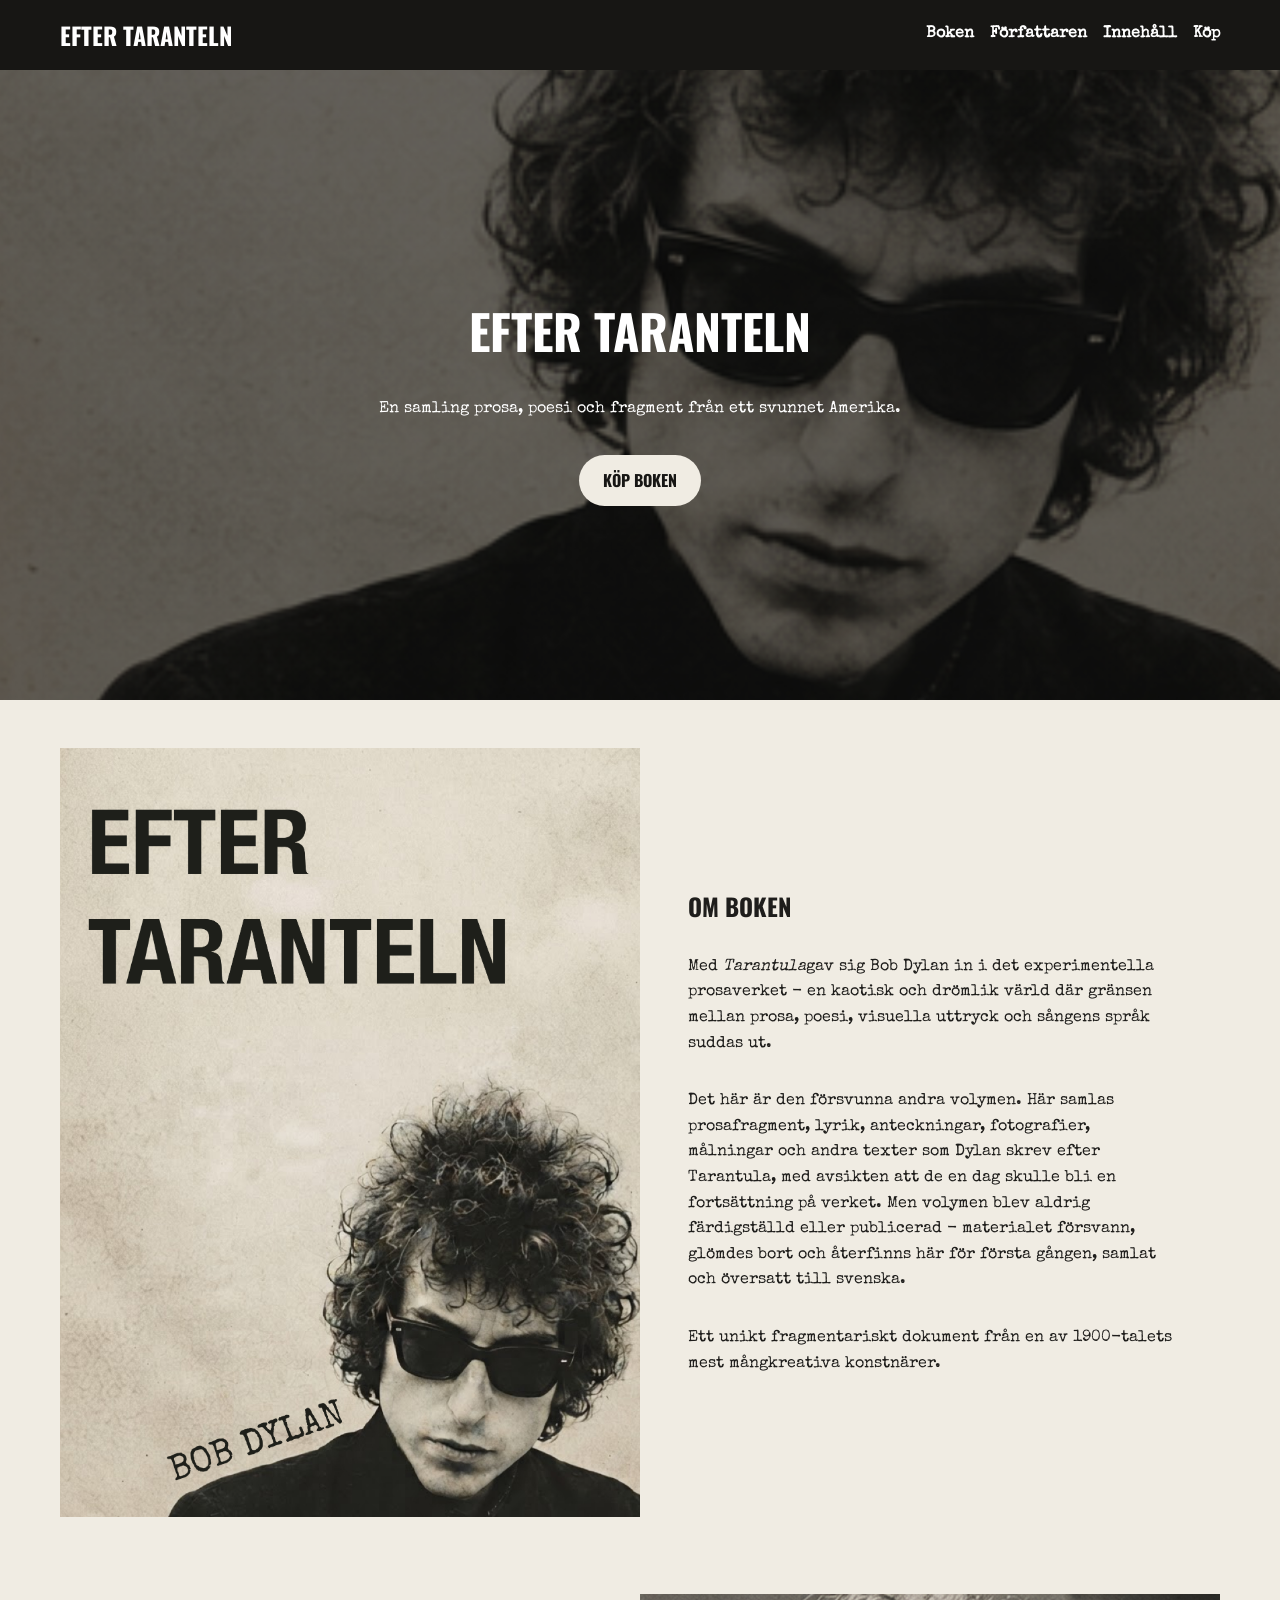
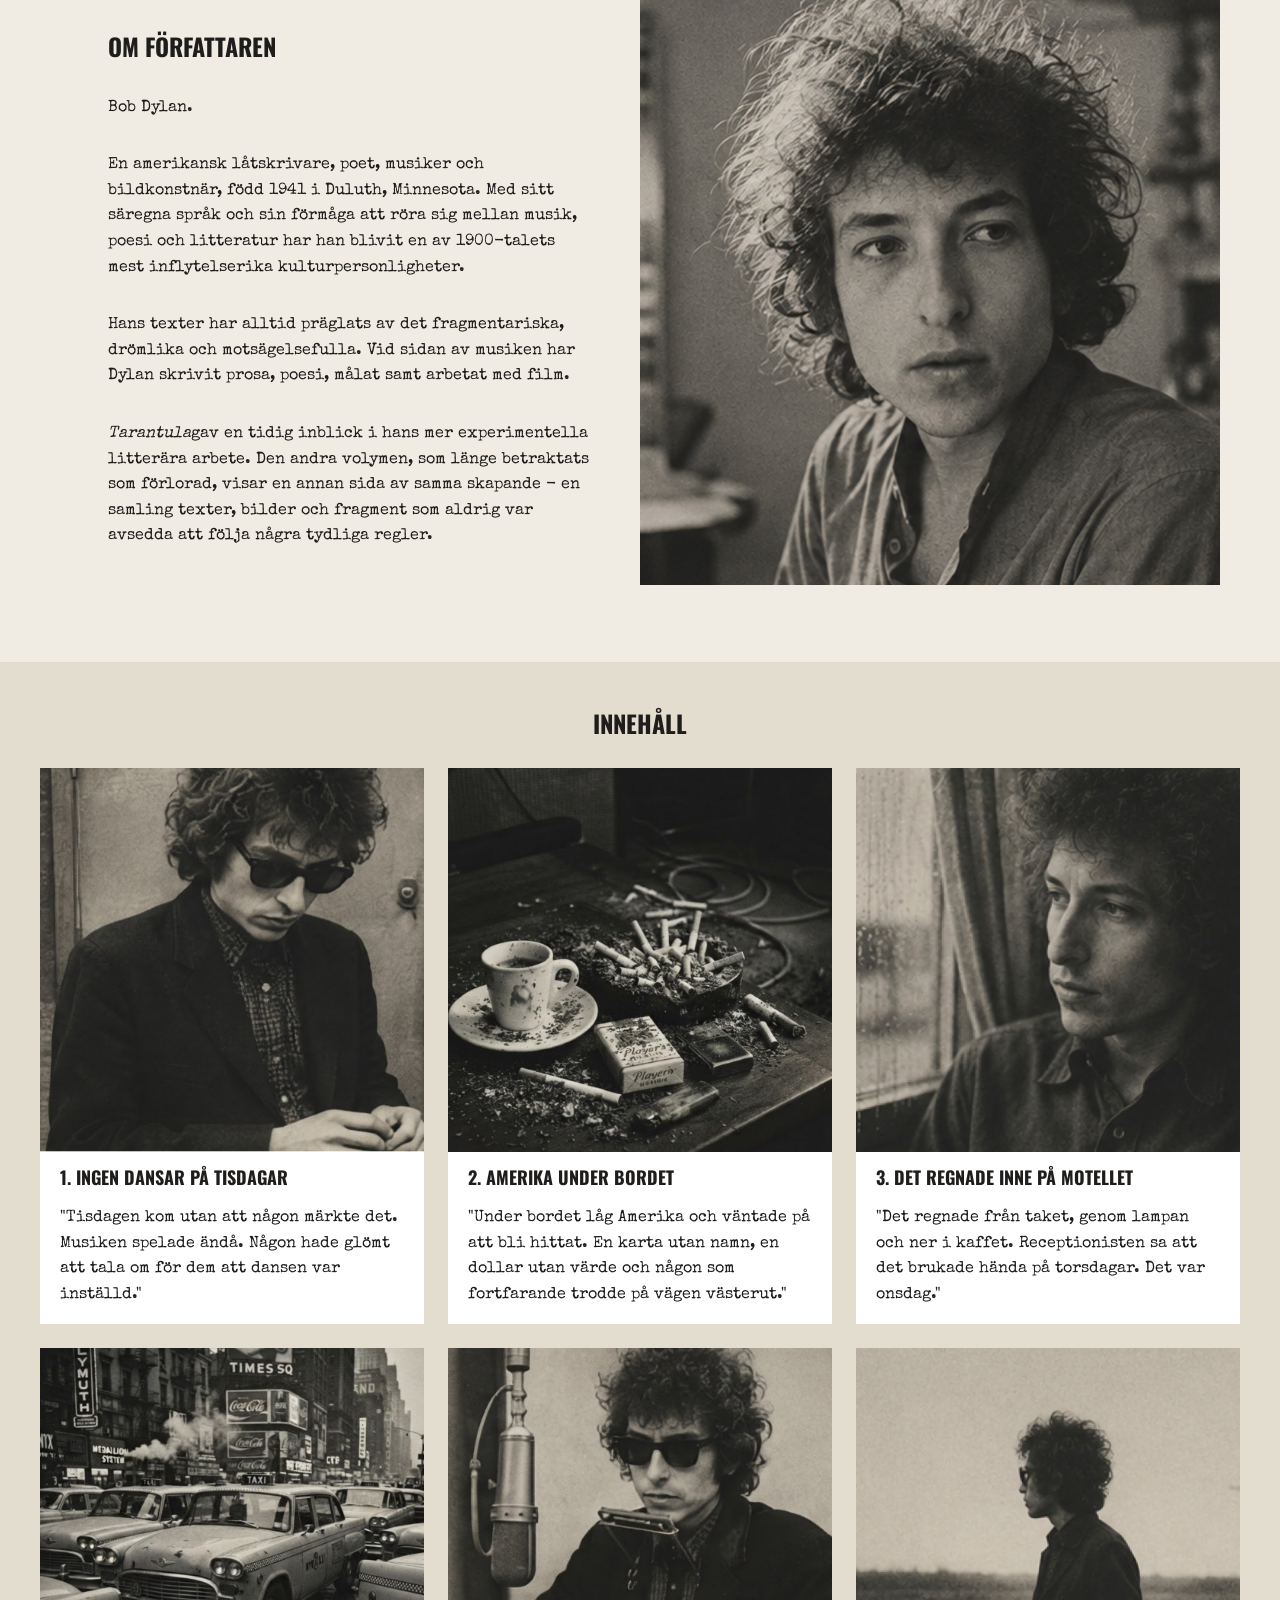
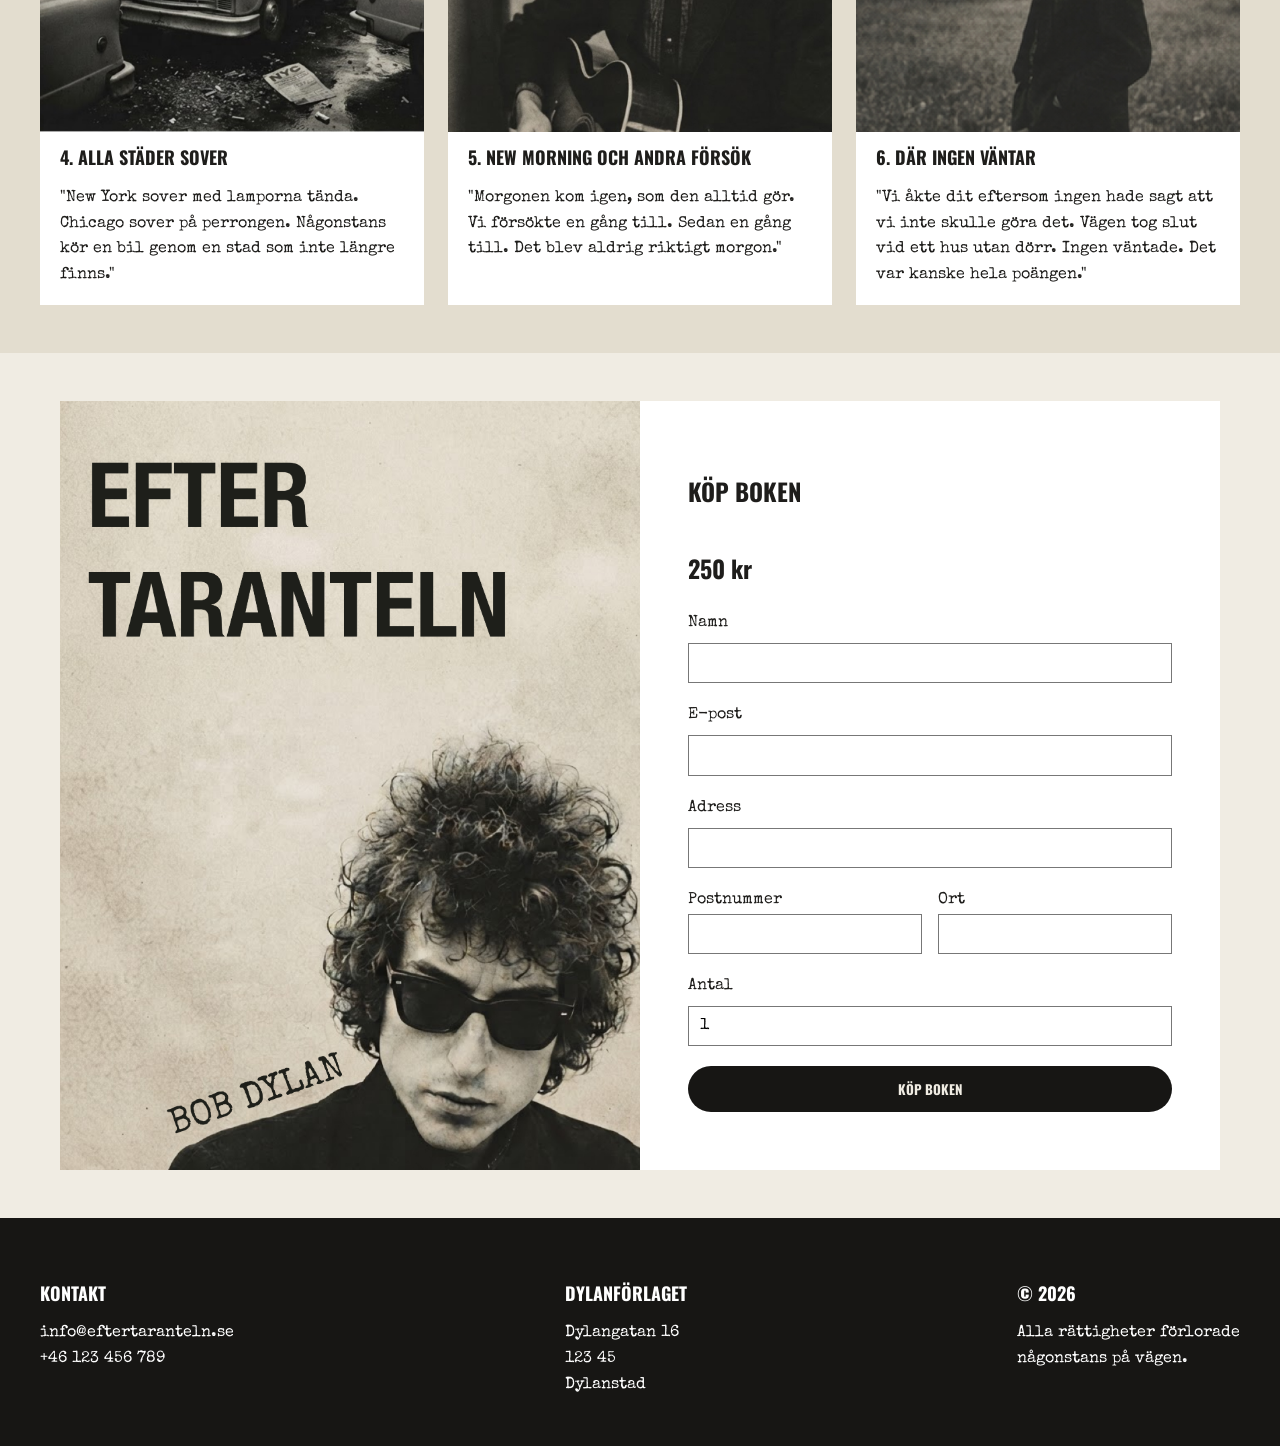
<file: index.html>
<!DOCTYPE html><html lang="sv"><head><meta charset="UTF-8"><meta name="viewport" content="width=device-width, initial-scale=1.0"><title>EFTER TARANTELN</title><link rel="preconnect" href="https://fonts.googleapis.com"><link rel="preconnect" href="https://fonts.gstatic.com" crossorigin><link href="https://fonts.googleapis.com/css2?family=Oswald:wght@700&family=Special+Elite&display=swap" rel="stylesheet"><link rel="stylesheet" href="style.css"></head><body id="top"><header class="site-header"><div class="site-header__inner"><a href="#top" class="logo">EFTER TARANTELN</a><nav class="main-nav" aria-label="Huvudmeny"><ul><li><a href="#boken">Boken</a></li><li><a href="#forfattaren">Författaren</a></li><li><a href="#innehall">Innehåll</a></li><li><a href="#kop">Köp</a></li></ul></nav></div></header><main><section class="hero"><img src="img/hero.jpg" alt="Bild på en ung Bob Dylan i solglasögon" class="hero__image"><div class="hero__content"><h1>EFTER TARANTELN</h1><p>En samling prosa, poesi och fragment från ett svunnet Amerika.</p><a href="#kop" class="button">Köp boken</a></div></section><div class="info"><article class="info-block"><img src="img/omslag.jpg" alt="Bild på bokomslag" class="info-block__image"><div class="info-block__text"><h2 id="boken">Om boken</h2><p>Med <i>Tarantula</i>gav sig Bob Dylan in i det experimentella prosaverket - en kaotisk och drömlik värld där gränsen mellan prosa, poesi, visuella uttryck och sångens språk suddas ut. </p><p>Det här är den försvunna andra volymen. Här samlas prosafragment, lyrik, anteckningar, fotografier, målningar och andra texter som Dylan skrev efter Tarantula, med avsikten att de en dag skulle bli en fortsättning på verket. Men volymen blev aldrig färdigställd eller publicerad - materialet försvann, glömdes bort och återfinns här för första gången, samlat och översatt till svenska. </p><p>Ett unikt fragmentariskt dokument från en av 1900-talets mest mångkreativa konstnärer. </p></div></article><article class="info-block"><img src="img/forfattaren.jpg" alt="Bild på en ung Bob Dylan" class="info-block__image"><div class="info-block__text"><h2 id="forfattaren">Om författaren</h2><p>Bob Dylan. </p><p>En amerikansk låtskrivare, poet, musiker och bildkonstnär, född 1941 i Duluth, Minnesota. Med sitt säregna språk och sin förmåga att röra sig mellan musik, poesi och litteratur har han blivit en av 1900-talets mest inflytelserika kulturpersonligheter. </p><p>Hans texter har alltid präglats av det fragmentariska, drömlika och motsägelsefulla. Vid sidan av musiken har Dylan skrivit prosa, poesi, målat samt arbetat med film. </p><p><i>Tarantula</i>gav en tidig inblick i hans mer experimentella litterära arbete. Den andra volymen, som länge betraktats som förlorad, visar en annan sida av samma skapande - en samling texter, bilder och fragment som aldrig var avsedda att följa några tydliga regler. </p></div></article></div><section class="chapters" id="innehall"><h2>Innehåll</h2><div class="chapters__grid"><article class="chapter-card"><img src="img/kap1.jpg" alt="Bild på Bob Dylan" class="chapter-card__image"><h3>1. Ingen dansar på tisdagar</h3><p>"Tisdagen kom utan att någon märkte det. Musiken spelade ändå. Någon hade glömt att tala om för dem att dansen var inställd." </p></article><article class="chapter-card"><img src="img/kap2.jpg" alt="Bild på en stökigt bord" class="chapter-card__image"><h3>2. Amerika under bordet</h3><p>"Under bordet låg Amerika och väntade på att bli hittat. En karta utan namn, en dollar utan värde och någon som fortfarande trodde på vägen västerut." </p></article><article class="chapter-card"><img src="img/kap3.jpg" alt=" Bild på Bob Dylan vid ett fönster" class="chapter-card__image"><h3>3. Det regnade inne på motellet</h3><p>"Det regnade från taket, genom lampan och ner i kaffet. Receptionisten sa att det brukade hända på torsdagar. Det var onsdag." </p></article><article class="chapter-card"><img src="img/kap4.jpg" alt="Bild på en stad med bilar på gatan" class="chapter-card__image"><h3>4. Alla städer sover</h3><p>"New York sover med lamporna tända. Chicago sover på perrongen. Någonstans kör en bil genom en stad som inte längre finns." </p></article><article class="chapter-card"><img src="img/kap5.jpg" alt="Bild på en ung Bob Dylan som musicerar" class="chapter-card__image"><h3>5. New Morning och andra försök</h3><p>"Morgonen kom igen, som den alltid gör. Vi försökte en gång till. Sedan en gång till. Det blev aldrig riktigt morgon." </p></article><article class="chapter-card"><img src="img/kap6.jpg" alt="" class="chapter-card__image"><h3>6. Där ingen väntar</h3><p>"Vi åkte dit eftersom ingen hade sagt att vi inte skulle göra det. Vägen tog slut vid ett hus utan dörr. Ingen väntade. Det var kanske hela poängen." </p></article></div></section><section class="buy" id="kop"><div class="buy__inner"><img src="img/omslag.jpg" alt="Bokomslag" class="buy__image"><form class="buy__form"><h2>Köp boken</h2><p class="buy__price">250 kr</p><div class="form-row"><label for="name">Namn</label><input type="text" id="name" name="name" required></div><div class="form-row"><label for="email">E-post</label><input type="email" id="email" name="email" required></div><div class="form-row"><label for="address">Adress</label><input type="text" id="address" name="address" required></div><div class="form-row form-row--split"><div><label for="zip">Postnummer</label><input type="text" id="zip" name="zip" required></div><div><label for="city">Ort</label><input type="text" id="city" name="city" required></div></div><div class="form-row"><label for="quantity">Antal</label><input type="number" id="quantity" name="quantity" min="1" value="1"></div><button class="button button--full">Köp boken</button></form></div></section></main><footer class="site-footer"><div class="site-footer__inner"><div class="footer-block"><h3>Kontakt</h3><p><a href="mailto:info@eftertaranteln.se">info@eftertaranteln.se</a><br><a href="tel:+46123456789">+46 123 456 789</a></p></div><div class="footer-block"><h3>Dylanförlaget</h3><p><a href="https://www.google.com/maps">Dylangatan 16<br>123 45<br>Dylanstad</a></p></div><div class="footer-block"><h3>© 2026</h3><p>Alla rättigheter förlorade <br>någonstans på vägen.</p></div></div></footer></body></html>
</file>
<file: style.css>
:root{--heading-font:"Oswald",sans-serif;--body-font:"Special Elite",monospace;--h1-size:3rem;--h2-size:1.5rem;--h3-size:1.125rem;--body-size:1rem;--color-bg:#F0ECE3;--color-surface:#E3DDCF;--color-surface-alt:#FFFFFF;--color-text:#1E1D1B;--color-dark:#171614;--color-light:#FFFFFF;--color-border:#777777;--max-width:75rem}*{box-sizing:border-box}html{scroll-behavior:smooth;}body{margin:0;background:var(--color-bg);color:var(--color-text);font-family:var(--body-font);font-size:var(--body-size);line-height:1.6}img{display:block;max-width:100%;height:auto}a{color:var(--color-dark);}a:hover{opacity:.6;}h1,h2,h3{font-family:var(--heading-font);font-weight:bold;text-transform:uppercase;line-height:1.1;}h1{font-size:var(--h1-size);}h2{font-size:var(--h2-size);}h3{font-size:var(--h3-size);}.button{display:inline-block;padding:.8rem 1.5rem;background:var(--color-bg);color:var(--color-dark);border:none;border-radius:3rem;font-family:var(--heading-font);font-weight:bold;text-decoration:none;text-transform:uppercase;cursor:pointer}.button:hover{opacity:.6;}.button--full{width:100%;background:var(--color-dark);color:var(--color-bg);}.site-header{position:sticky;top:0;z-index:10;background:var(--color-dark);}.site-header__inner{max-width:var(--max-width);margin:auto;padding:1rem 1.25rem;display:flex;justify-content:space-between;align-items:center;gap:1rem;}.logo{color:var(--color-light);font-family:var(--heading-font);font-size:1.5rem;font-weight:bold;text-decoration:none;text-transform:uppercase;}.main-nav ul{display:flex;gap:1rem;padding:0;margin:0;list-style:none;}.main-nav a{color:var(--color-light);font-family:var(--body-font);font-size:1rem;font-weight:bold;text-decoration:none;}.hero{position:relative;min-height:70vh;display:flex;align-items:center;justify-content:center;overflow:hidden;}.hero__image{position:absolute;inset:0;width:100%;height:100%;object-fit:cover;object-position:center}.hero::after{content:"";position:absolute;inset:0;background:rgba(0,0,0,.55)}.hero__content{position:relative;z-index:1;max-width:40rem;padding:2rem;text-align:center;color:var(--color-light);}.hero h1{color:var(--color-light)}.hero p{margin-bottom:2rem}.info{max-width:var(--max-width);margin:auto;padding:3rem 1.25rem;display:flex;flex-direction:column;gap:3rem;}.info-block{display:flex;flex-direction:column;}.info-block__image{width:100%;height:auto;object-fit:contain;}.info-block__text{padding:2rem;}.chapters{padding:3rem 1.25rem;background:var(--color-surface);}.chapters>h2{max-width:var(--max-width);margin:0 auto 2rem;text-align:center;}.chapters__grid{max-width:var(--max-width);margin:auto;display:grid;grid-template-columns:1fr;gap:1.5rem;}.chapter-card{background:var(--color-surface-alt);}.chapter-card__image{width:100%;height:auto;object-fit:contain;}.chapter-card h3,.chapter-card p{margin-left:1.25rem;margin-right:1.25rem;}.chapter-card h3{margin-top:1rem;}.buy{max-width:var(--max-width);margin:auto;padding:3rem 1.25rem;}.buy__inner{display:flex;flex-direction:column;}.buy__image{width:100%;height:auto;object-fit:contain;}.buy__form{padding:2rem;background:var(--color-surface-alt);}.buy__price{font-family:var(--heading-font);font-size:1.5rem;font-weight:bold;}.form-row{display:flex;flex-direction:column;margin-bottom:1.25rem;}.form-row--split{display:grid;grid-template-columns:1fr 1fr;gap:1rem;}.form-row--split>div{min-width:0}label{margin-bottom:.4rem;font-family:var(--body-font);font-size:var(--body-size);}input{width:100%;padding:.7rem;font-family:var(--body-font);font-size:var(--body-size);border:1px solid var(--color-border)}.site-footer{padding:3rem 1.25rem;background:var(--color-dark);color:var(--color-light);}.site-footer__inner{max-width:var(--max-width);margin:auto;display:flex;flex-direction:column;gap:2rem;text-align:center}.site-footer h3{color:var(--color-light)}.site-footer a{color:var(--color-light);text-decoration:none;}.site-footer p{margin:0}@media (min-width:600px){.chapters__grid{grid-template-columns:repeat(2,1fr)}}@media (min-width:900px){.info-block{flex-direction:row}.info-block__image,.info-block__text{width:50%}.info-block__image{height:auto;object-fit:contain}.info-block__text{display:flex;flex-direction:column;justify-content:center;padding:3rem}.info-block:nth-of-type(odd){flex-direction:row}.info-block:nth-of-type(even){flex-direction:row-reverse}.buy__inner{display:grid;grid-template-columns:1fr 1fr;min-height:700px}.buy__image{width:100%;height:100%;object-fit:contain}.buy__form{width:100%;height:100%;display:flex;flex-direction:column;justify-content:center;padding:3rem}.site-footer__inner{flex-direction:row;justify-content:space-between;text-align:left}}@media (min-width:1200px){.chapters__grid{grid-template-columns:repeat(3,1fr)}}
</file>
